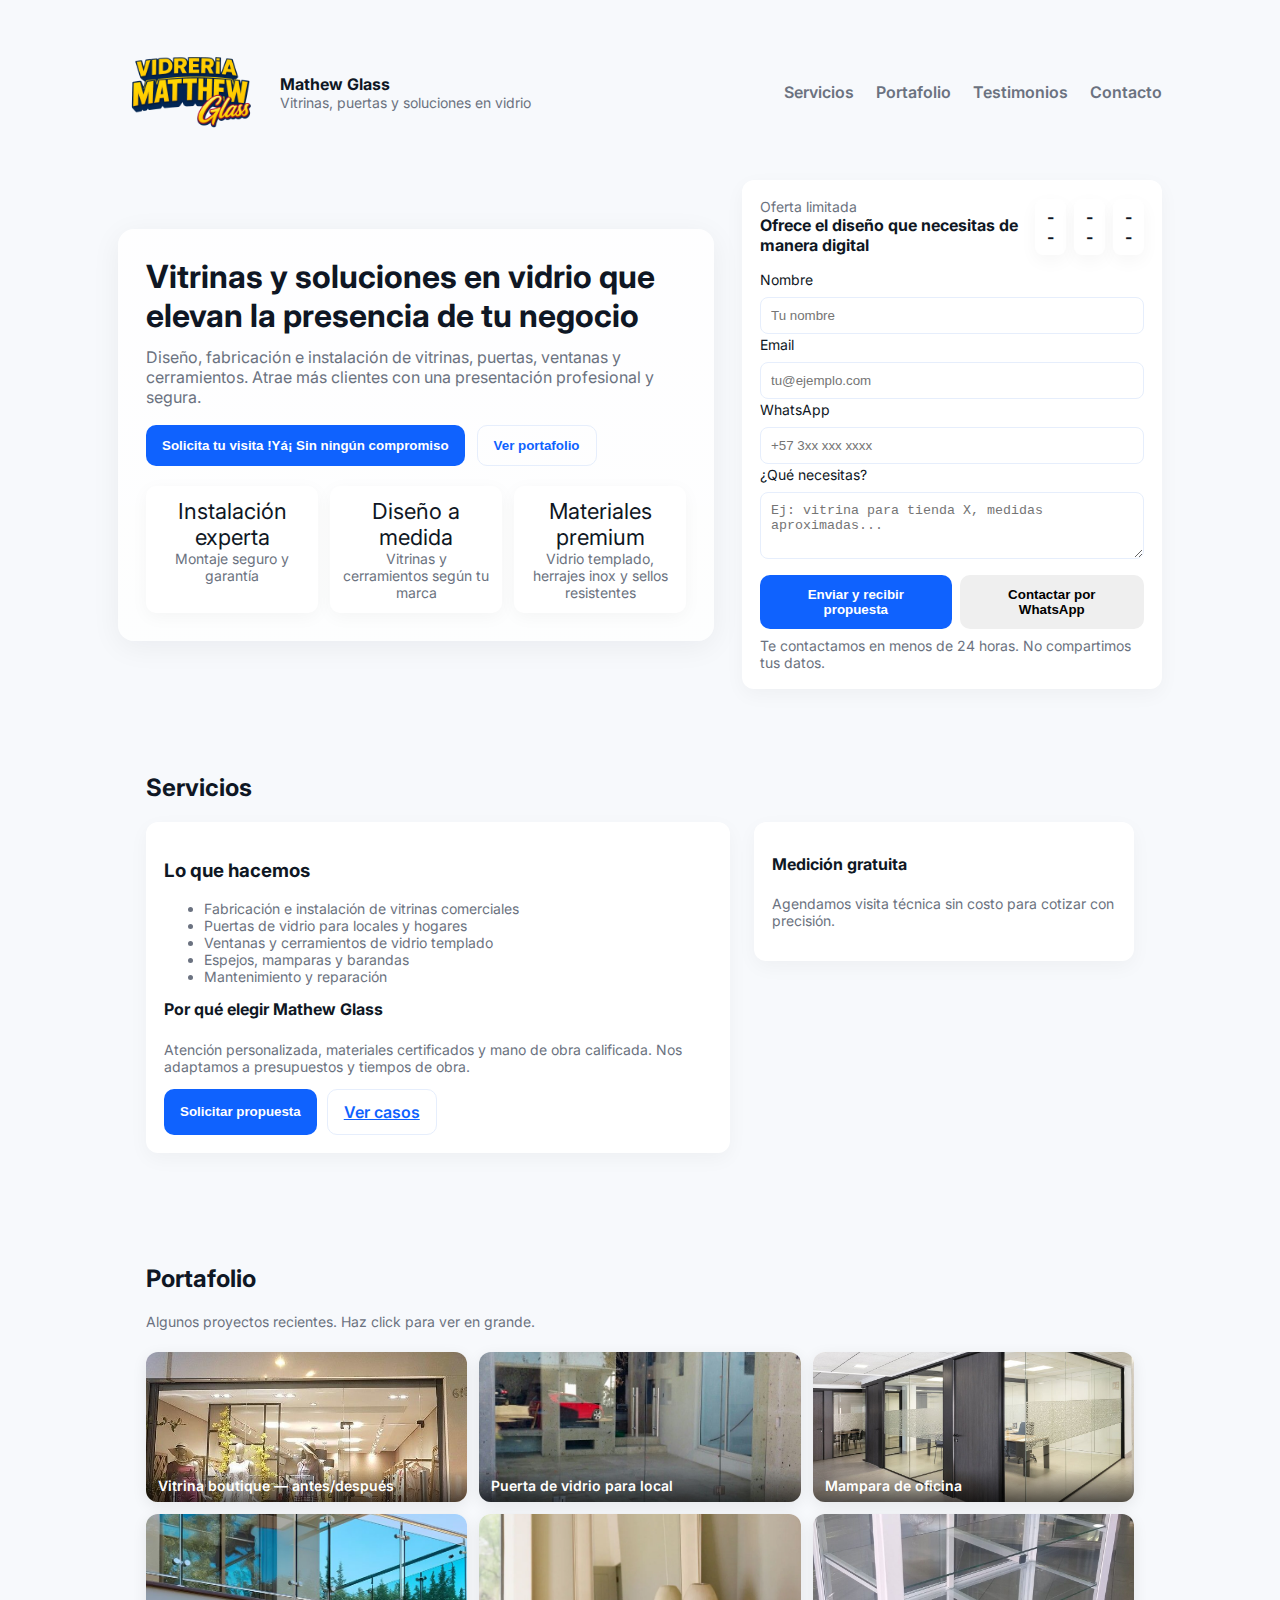
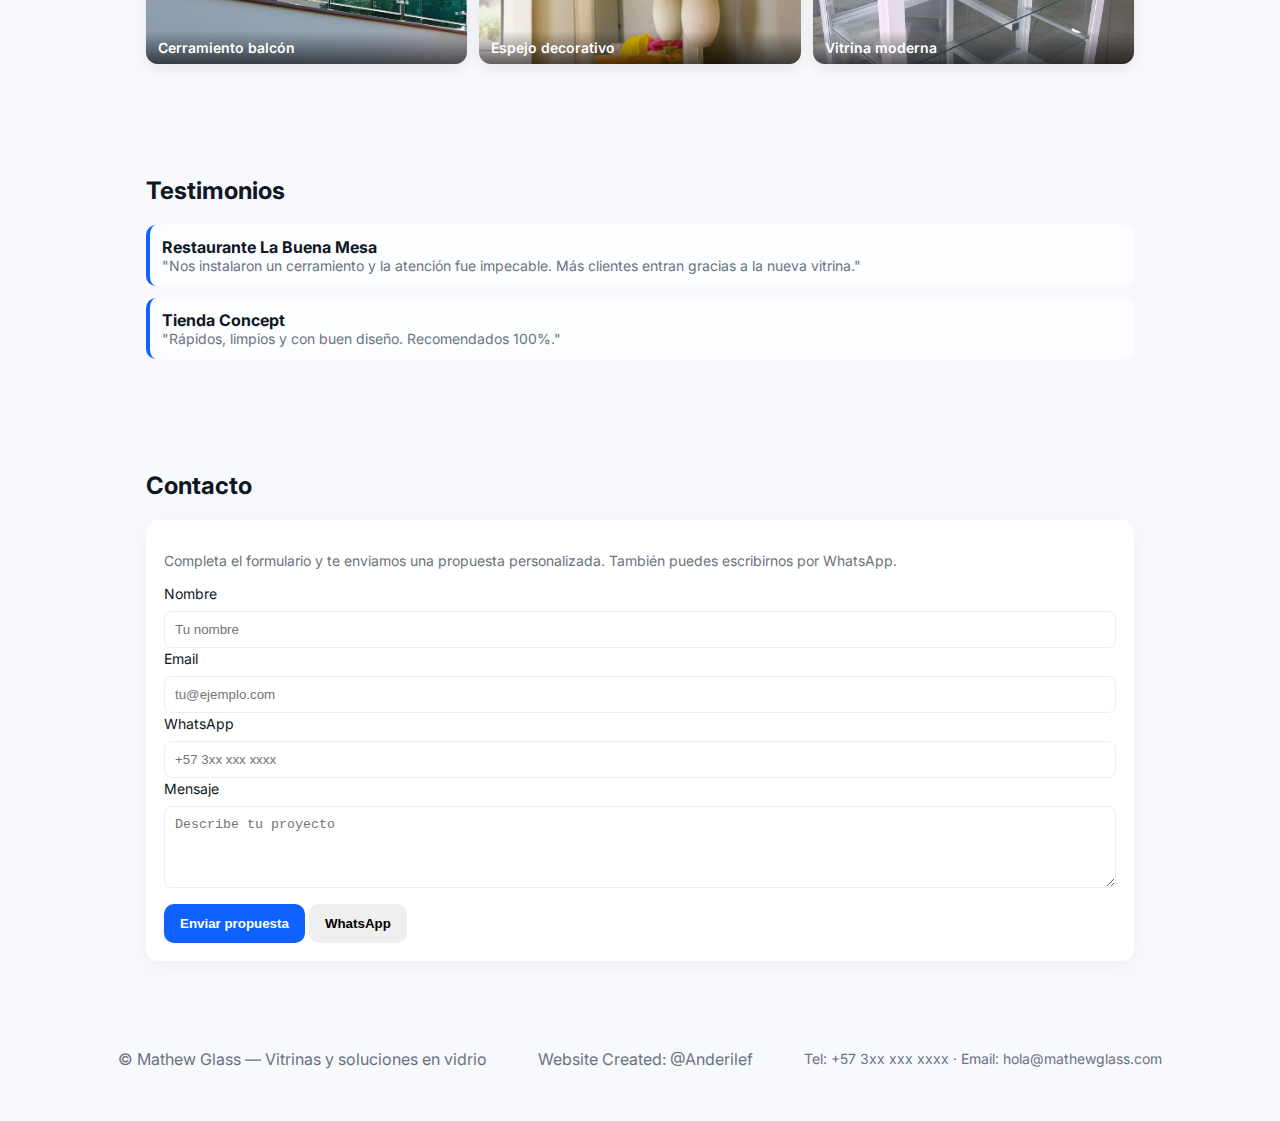
<file: index.html>
<!doctype html>
<html lang="es">
<head>
  <meta charset="utf-8" />
  <meta name="viewport" content="width=device-width, initial-scale=1" />
  <meta name="keywords" content="vitrinas de vidrio, vitrinas comerciales, vitrinas modernas, vitrinas para tiendas, puertas de vidrio, ventanas de vidrio templado, cerramientos de vidrio, barandas de vidrio, mamparas de vidrio, espejos decorativos, instalación de vitrinas, reparación de vitrinas, mantenimiento de vidrio, diseño de vitrinas, soluciones en vidrio, vidrios para locales comerciales, vidriería en Bogotá, vidriería en Colombia, Mathew Glass" />
  <meta name="geo.region" content="CO-SAN" /> 
  <meta name="geo.placename" content="Bucaramanga, Floridablanca, Santander, Colombia" /> 
  <meta name="geo.position" content="7.0823333;-73.1031989" /> 
  <meta name="ICBM" content="7.0823333,-73.1031989" />
  <meta name="google-site-verification" content="-0Z3DHy6rt2Gx9AqRfMZZiETz_t7AcX9itZ6cRugmA0" />
  <title>Mathew Glass — Vitrinas y soluciones en vidrio para tu negocio</title>
  <meta name="description" content="Mathew Glass: diseño, fabricación e instalación de vitrinas, ventanas, puertas y soluciones en vidrio para comercios y hogares. Solicita tu visita !Yá¡ Sin ningún compromiso" />
  <link rel="preconnect" href="https://fonts.googleapis.com">
  <link rel="preconnect" href="https://fonts.gstatic.com" crossorigin>
  <link href="https://fonts.googleapis.com/css2?family=Inter:wght@300;400;600;700&display=swap" rel="stylesheet">
  <link rel="stylesheet" href="style.css">
</head>
<body>
<div class="container">
  <header>
    <div class="brand">
      <img class="logo-imagen" src="vidrieria-matthew-glass.png" alt="Vidriería Matthew Glass" style="height: 100px; object-fit: contain;">
      <div>
        <div style="font-weight:700">Mathew Glass</div>
        <div class="muted small">Vitrinas, puertas y soluciones en vidrio</div>
      </div>
    </div>
      <nav>
        <a class="cervicios" href="#servicios">Servicios</a>
        <a class="cervicios" href="#portfolio">Portafolio</a>
        <a class="cervicios" href="#testimonios">Testimonios</a>
        <a class="cervicios" href="#contacto">Contacto</a>
      </nav>
    </header>

    <main>
      <div class="hero">
        <div class="hero-card">
          <h1>Vitrinas y soluciones en vidrio que elevan la presencia de tu negocio</h1>
          <p class="lead">Diseño, fabricación e instalación de vitrinas, puertas, ventanas y cerramientos. Atrae más clientes con una presentación profesional y segura.</p>
          <div class="ctas">
            <button class="btn btn-primary" onclick="document.getElementById('contacto').scrollIntoView({behavior:'smooth'})">Solicita tu visita !Yá¡ Sin ningún compromiso</button>
            <button class="btn btn-ghost" onclick="openGallery()">Ver portafolio</button>
          </div>

          <div class="features">
            <div class="feat">
              <div style="font-size:22px">Instalación experta</div>
              <div class="muted small">Montaje seguro y garantía</div>
            </div>
            <div class="feat">
              <div style="font-size:22px">Diseño a medida</div>
              <div class="muted small">Vitrinas y cerramientos según tu marca</div>
            </div>
            <div class="feat">
              <div style="font-size:22px">Materiales premium</div>
              <div class="muted small">Vidrio templado, herrajes inox y sellos resistentes</div>
            </div>
          </div>

        </div>

        <div>
          <div class="card">
            <div style="display:flex;justify-content:space-between;align-items:center">
              <div>
                <div class="muted small">Oferta limitada</div>
                <div style="font-weight:700">Ofrece el diseño que necesitas de manera digital</div>
              </div>
              <div class="countdown" id="countdown">
                <div class="item" id="cd-days">--</div>
                <div class="item" id="cd-hours">--</div>
                <div class="item" id="cd-min">--</div>
              </div>
            </div>
            <div style="margin-top:14px">
  <form id="leadForm" action="https://formspree.io/f/mldlvejl" method="POST">
    <label class="small">Nombre</label>
    <input type="text" name="name" placeholder="Tu nombre" required />

    <label class="small">Email</label>
    <input type="email" name="email" placeholder="tu@ejemplo.com" required />

    <label class="small">WhatsApp</label>
    <input type="tel" name="phone" placeholder="+57 3xx xxx xxxx" />

    <label class="small">¿Qué necesitas?</label>
    <textarea name="message" rows="3" placeholder="Ej: vitrina para tienda X, medidas aproximadas..."></textarea>

    <div style="display:flex;gap:8px;margin-top:12px">
      <button class="btn btn-primary" type="submit">Enviar y recibir propuesta</button>
      <button type="button" class="btn" onclick="openWhatsApp()">Contactar por WhatsApp</button>
    </div>

    <div class="small muted" style="margin-top:8px">
      Te contactamos en menos de 24 horas. No compartimos tus datos.
    </div>
  </form>
</div>

          </div>
        </div>
      </div>

      <!-- Servicios -->
      <section id="servicios">
        <div class="container">
          <h2>Servicios</h2>
          <div class="two-col">
            <div>
              <div class="card">
                <h3>Lo que hacemos</h3>
                <ul class="muted small">
                  <li>Fabricación e instalación de vitrinas comerciales</li>
                  <li>Puertas de vidrio para locales y hogares</li>
                  <li>Ventanas y cerramientos de vidrio templado</li>
                  <li>Espejos, mamparas y barandas</li>
                  <li>Mantenimiento y reparación</li>
                </ul>

                <h4 style="margin-top:12px">Por qué elegir Mathew Glass</h4>
                <p class="muted small">Atención personalizada, materiales certificados y mano de obra calificada. Nos adaptamos a presupuestos y tiempos de obra.</p>

                <div style="margin-top:12px;display:flex;gap:10px">
                  <button class="btn btn-primary" onclick="document.getElementById('contacto').scrollIntoView({behavior:'smooth'})">Solicitar propuesta</button>
                  <a href="#portfolio" class="btn btn-ghost">Ver casos</a>
                </div>
              </div>
            </div>

            <aside>
              <div class="card">
                <h4 style="margin-top:14px">Medición gratuita</h4>
                <p class="muted small">Agendamos visita técnica sin costo para cotizar con precisión.</p>
              </div>
            </aside>
          </div>
        </div>
      </section>

      <script>
        // Set current year
    document.getElementById('year').innerText = new Date().getFullYear();

    // Countdown: offer ends in 7 days from first load (for demo). Replace with fixed date if desired.
    const offerDeadline = new Date(); offerDeadline.setDate(offerDeadline.getDate() + 7);
    function updateCountdown(){
      const now = new Date();
      const diff = Math.max(0, offerDeadline - now);
      const days = Math.floor(diff / (1000*60*60*24));
      const hours = Math.floor(diff / (1000*60*60)) % 24;
      const mins = Math.floor(diff / (1000*60)) % 60;
      document.getElementById('cd-days').innerText = days + 'd';
      document.getElementById('cd-hours').innerText = hours + 'h';
      document.getElementById('cd-min').innerText = mins + 'm';
    }
    setInterval(updateCountdown,1000); updateCountdown();

    // Simple form handler: for production, connect to your backend or CRM
    function handleSubmit(e){
      e.preventDefault();
      const name = (document.getElementById('name')||document.getElementById('cname')).value;
      const email = (document.getElementById('email')||document.getElementById('cemail')).value;
      const phone = (document.getElementById('phone')||document.getElementById('cphone')).value;
      const msg = (document.getElementById('msg')||document.getElementById('cmsg')).value || '';

      // For demo: open default email client with prefilled content. Replace with fetch() to your API.
      const subject = encodeURIComponent('Nueva solicitud - ' + name + ' (Mathew Glass)');
      const body = encodeURIComponent('Nombre: '+name+'\nEmail: '+email+'\nWhatsApp: '+phone+'\n\nMensaje:\n'+msg);
      window.location.href = 'mailto:sanchezandrexelados@gmail.com?subject='+subject+'&body='+body;
   
    }

    function openWhatsApp(){
      const phone = '+57 318 7929830'; // <-- Reemplaza por el número real
      const text = encodeURIComponent('Hola Mathew Glass, quiero una cotización para una vitrina.');
      window.open('https://wa.me/'+phone.replace(/[^0-9]/g,'')+'?text='+text, '_blank');
    }

    function openGallery(){
      document.getElementById('portfolio').scrollIntoView({behavior:'smooth'});
    }
function openImage(i) {
  const images = [
      "vitrina-boutique.jpg",
      "puerta-vidrio.jpg",
      "mampara-oficina.jpg",
      "cerramiento-balcon.jpg",
      "espejo-decorativo.jpg",
      "vitrina-moderna.jpg" 
  ];
  
  const modal = document.getElementById("imageModal");
  const modalImg = document.getElementById("modalImage");
  
  modal.style.display = "block";
  modalImg.src = images[i - 1];
  
  // Quitar zoom si estaba activo
  modalImg.classList.remove("zoomed");

  // Clic en la imagen para hacer zoom
  modalImg.onclick = function(event) {
    event.stopPropagation(); // evitar que cierre el modal
    modalImg.classList.toggle("zoomed");
  };
}

function closeModal() {
  document.getElementById("imageModal").style.display = "none";
}

      </script>

<!-- Portfolio -->
<section id="portfolio">
  <div class="container">
    <h2>Portafolio</h2>
    <p class="muted small">Algunos proyectos recientes. Haz click para ver en grande.</p>
    <div class="gallery" id="gallery">
      
      <div class="tile" onclick="openImage(1)">
        <img src="vitrina-boutique.jpg" alt="Vitrina boutique — antes/después">
        <span>Vitrina boutique — antes/después</span>
      </div>

      <div class="tile" onclick="openImage(2)">
        <img src="puerta-vidrio.jpg" alt="Puerta de vidrio para local">
        <span>Puerta de vidrio para local</span>
      </div>

      <div class="tile" onclick="openImage(3)">
        <img src="mampara-oficina.jpg" alt="Mampara de oficina">
        <span>Mampara de oficina</span>
      </div>

      <div class="tile" onclick="openImage(4)">
        <img src="cerramiento-balcon.jpg" alt="Cerramiento balcón">
        <span>Cerramiento balcón</span>
      </div>

      <div class="tile" onclick="openImage(5)">
        <img src="espejo-decorativo.jpg" alt="Espejo decorativo">
        <span>Espejo decorativo</span>
      </div>

      <div class="tile" onclick="openImage(6)">
        <img src="vitrina-moderna.jpg" alt="Vitrina moderna">
        <span>Vitrina moderna</span>
      </div>

    </div>
  </div>
</section>


      <!-- Testimonios -->
      <section id="testimonios">
        <div class="container">
          <h2>Testimonios</h2>
          <div class="testimonials">
            <div class="test">
              <div style="font-weight:700">Restaurante La Buena Mesa</div>
              <div class="muted small">"Nos instalaron un cerramiento y la atención fue impecable. Más clientes entran gracias a la nueva vitrina."</div>
            </div>
            <div class="test">
              <div style="font-weight:700">Tienda Concept</div>
              <div class="muted small">"Rápidos, limpios y con buen diseño. Recomendados 100%."</div>
            </div>
          </div>
        </div>
      </section>

      <!-- Contacto / Captura -->
<section id="contacto">
  <div class="container">
    <h2>Contacto</h2>
    <div class="card">
      <p class="muted small">
        Completa el formulario y te enviamos una propuesta personalizada.
        También puedes escribirnos por WhatsApp.
      </p>
      <form action="https://formspree.io/f/mldlvejl" method="POST">
        <label class="small">Nombre</label>
        <input type="text" name="name" placeholder="Tu nombre" required />

        <label class="small">Email</label>
        <input type="email" name="email" placeholder="tu@ejemplo.com" required />

        <label class="small">WhatsApp</label>
        <input type="tel" name="phone" placeholder="+57 3xx xxx xxxx" />

        <label class="small">Mensaje</label>
        <textarea name="message" rows="4" placeholder="Describe tu proyecto"></textarea>

        <div style="margin-top:12px">
          <button class="btn btn-primary" type="submit">Enviar propuesta</button>
          <button type="button" class="btn" onclick="openWhatsApp()">WhatsApp</button>
        </div>
      </form>
    </div>
  </div>
</section>


    </main>

    <footer>
      <div>© <span id="year"></span> Mathew Glass — Vitrinas y soluciones en vidrio</div>
      <div>Website Created: <span id="year"></span> @Anderilef </div>
      <div class="muted small">Tel: +57 3xx xxx xxxx · Email: hola@mathewglass.com</div>
    </footer>
  </div>
  <!--
    INSTRUCCIONES:
    - Reemplaza los  textos, el logo y las "tile" de portafolio por imágenes reales.
    - Cambia el número de WhatsApp en openWhatsApp() y en el footer.
    - Para capturar leads de verdad, conecta el formulario a tu backend (Fetch/AXIOS) o a servicios como Zapier, Make, HubSpot, o un endpoint que guarde en Google Sheets.
    - Si quieres, te entrego esta misma página lista para Netlify / Vercel o generada como plantilla React.
  -->
    <!-- Modal para imagen -->
<div id="imageModal" class="modal" onclick="closeModal()">
  <span class="close">&times;</span>
  <img class="modal-content" id="modalImage">
</div>

</body>
</html>
</file>
<file: style.css>
:root{--accent:#0f62fe;--muted:#6b7280;--bg:#f7f9fc;--card:#ffffff}
    *{box-sizing:border-box}
    body{font-family:Inter,system-ui,Arial,sans-serif;margin:0;background:var(--bg);color:#0f1724}
    .container{max-width:1100px;margin:0 auto;padding:28px}
    header{display:flex;align-items:center;justify-content:space-between;padding:14px 0}
    .brand{display:flex;gap:12px;align-items:center}
    .logo{width:52px;height:52px;border-radius:8px;background:linear-gradient(135deg,var(--accent),#6f9cff);display:flex;align-items:center;justify-content:center;color:white;font-weight:700}
    nav a{margin-left:18px;color:var(--muted);text-decoration:none;font-weight:600}

    .hero{display:grid;grid-template-columns:1fr 420px;gap:28px;align-items:center;margin-top:24px}
    .hero-card{background:linear-gradient(180deg,rgba(255,255,255,0.9),rgba(255,255,255,0.8));padding:28px;border-radius:16px;box-shadow:0 6px 30px rgba(12,15,30,0.06)}
    h1{font-size:32px;margin:0 0 12px}
    p.lead{color:var(--muted);margin:0 0 18px}
    .ctas{display:flex;gap:12px}
    .btn{padding:12px 16px;border-radius:10px;border:0;cursor:pointer;font-weight:600}
    .btn-primary{background:var(--accent);color:white}
    .btn-ghost{background:transparent;border:1px solid #e6eefc;color:var(--accent)}

    .features{display:flex;gap:12px;margin-top:20px}
    .feat{background:var(--card);padding:12px;border-radius:10px;flex:1;text-align:center;box-shadow:0 4px 18px rgba(12,15,30,0.04)}
    .feat h4{margin:8px 0 6px}

    /* Portfolio grid */
    .gallery{display:grid;grid-template-columns:repeat(3,1fr);gap:12px;margin-top:22px}
    .tile{background:linear-gradient(180deg,#fff,#fbfdff);height:150px;border-radius:10px;display:flex;align-items:center;justify-content:center;color:var(--muted);font-weight:600}

    /* Sections */
    section{margin-top:36px}
    .two-col{display:grid;grid-template-columns:1fr 380px;gap:24px}
    .card{background:var(--card);padding:18px;border-radius:12px;box-shadow:0 6px 20px rgba(12,15,30,0.04)}

    .testimonials{display:flex;flex-direction:column;gap:12px}
    .test{padding:12px;border-radius:10px;background:#fbfdff;border-left:4px solid var(--accent)}

    footer{margin-top:36px;padding:24px 0;color:var(--muted);display:flex;justify-content:space-between;align-items:center}

    /* Responsive */
    @media (max-width:980px){
      .hero{grid-template-columns:1fr}
      .two-col{grid-template-columns:1fr}
      .gallery{grid-template-columns:repeat(2,1fr)}
    }
    @media (max-width:560px){
      .gallery{grid-template-columns:1fr}
      nav{display:none}
      header{padding:12px}
    }

    /* small form */
    form input, form textarea{width:100%;padding:10px;border-radius:8px;border:1px solid #e6eefc;margin-top:8px}
    .small{font-size:14px}
    .muted{color:var(--muted)}

    /* countdown */
    .countdown{display:flex;gap:8px;font-weight:700}
    .countdown .item{background:#fff;padding:8px 12px;border-radius:8px;box-shadow:0 6px 18px rgba(12,15,30,0.04)}
.card {
  transition: transform 0.3s ease, box-shadow 0.3s ease;
}

.card:hover {
  transform: translateY(-5px) scale(1.02);
  box-shadow: 0 12px 30px rgba(0, 0, 0, 0.15);
}

.hero-card {
  transition: transform 0.3s ease, box-shadow 0.3s ease;
}

.hero-card:hover {
  transform: translateY(-5px) scale(1.02);
  box-shadow: 0 12px 30px rgba(0, 0, 0, 0.15);
}

.cervicios {
  transition: transform 0.3s ease, box-shadow 0.3s ease;
}

.cervicios:hover {
  transform: translateY(-5px) scale(1.02);
  box-shadow: 0 12px 30px rgba(0, 0, 0, 0.15);
}

.logo-imagen {
  transition: transform 0.3s ease, box-shadow 0.3s ease;
}

.logo-imagen:hover {
  transform: translateY(-5px) scale(1.02);
  box-shadow: 0 12px 30px rgba(0, 0, 0, 0.15);
}

/* Mejor estilo para las imágenes del portafolio */
.tile {
  position: relative;
  overflow: hidden;
  border-radius: 12px;
  background: var(--card);
  cursor: pointer;
  box-shadow: 0 4px 15px rgba(0,0,0,0.08);
  transition: transform 0.3s ease, box-shadow 0.3s ease;
}

.tile img {
  width: 100%;
  height: 100%;
  object-fit: cover;
  display: block;
  transition: transform 0.4s ease;
}

.tile span {
  position: absolute;
  bottom: 0;
  left: 0;
  width: 100%;
  padding: 8px 12px;
  font-size: 14px;
  font-weight: 600;
  color: white;
  background: linear-gradient(to top, rgba(0,0,0,0.6), rgba(0,0,0,0));
  box-sizing: border-box;
}

.tile:hover {
  transform: translateY(-5px) scale(1.02);
  box-shadow: 0 8px 25px rgba(0,0,0,0.15);
}

.tile:hover img {
  transform: scale(1.1);
}

/* Estilos para modal de imagen */
.modal {
  display: none;
  position: fixed;
  z-index: 1000;
  padding-top: 50px;
  left: 0;
  top: 0;
  width: 100%;
  height: 100%;
  overflow: auto;
  background-color: rgba(0,0,0,0.9);
}

.modal-content {
  margin: auto;
  display: block;
  width: auto;
  height: auto;
  max-width: 90vw;
  max-height: 90vh;
  object-fit: contain;
  border-radius: 8px;
  cursor: zoom-in;
  transition: transform 0.3s ease;
}

.modal-content.zoomed {
  cursor: zoom-out;
  transform: scale(2); /* zoom x2 */
}


.close {
  position: absolute;
  top: 20px;
  right: 40px;
  color: #fff;
  font-size: 40px;
  font-weight: bold;
  cursor: pointer;
}

.close:hover {
  color: #ccc;
}
</file>
